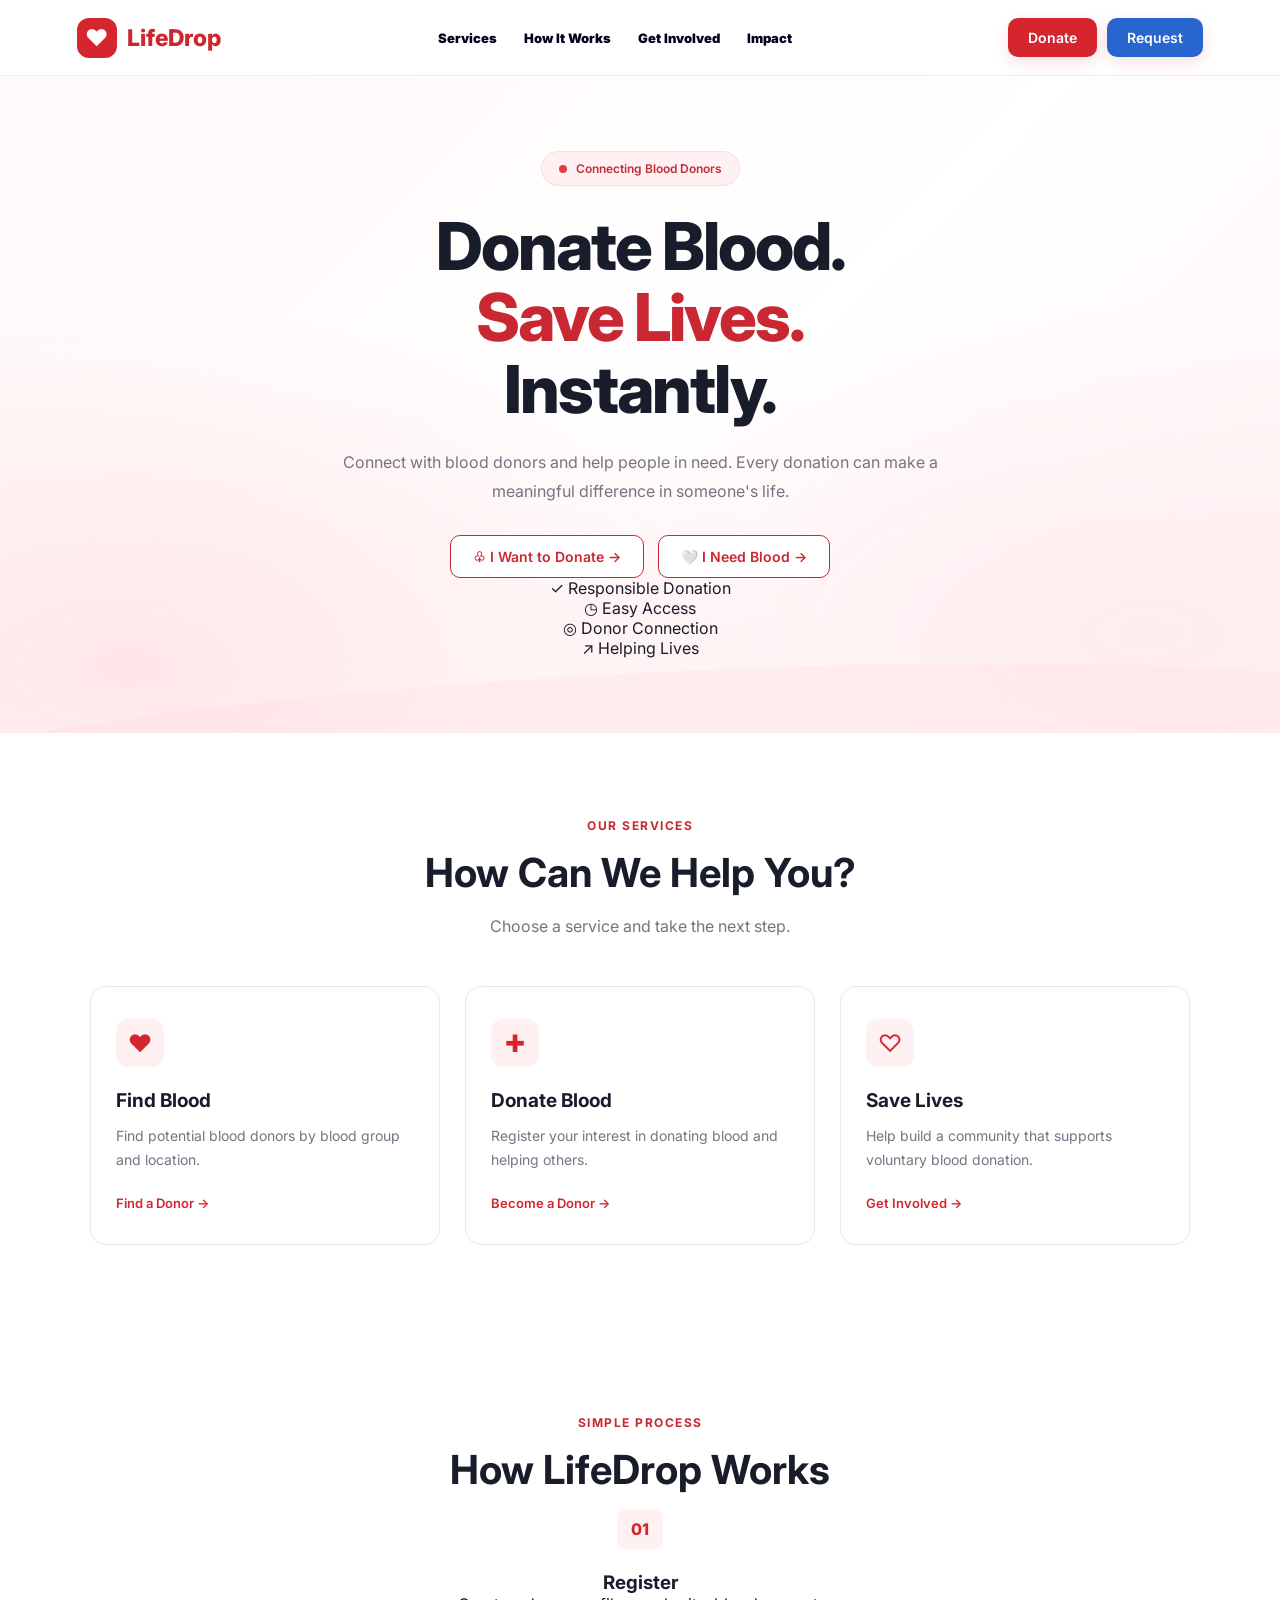
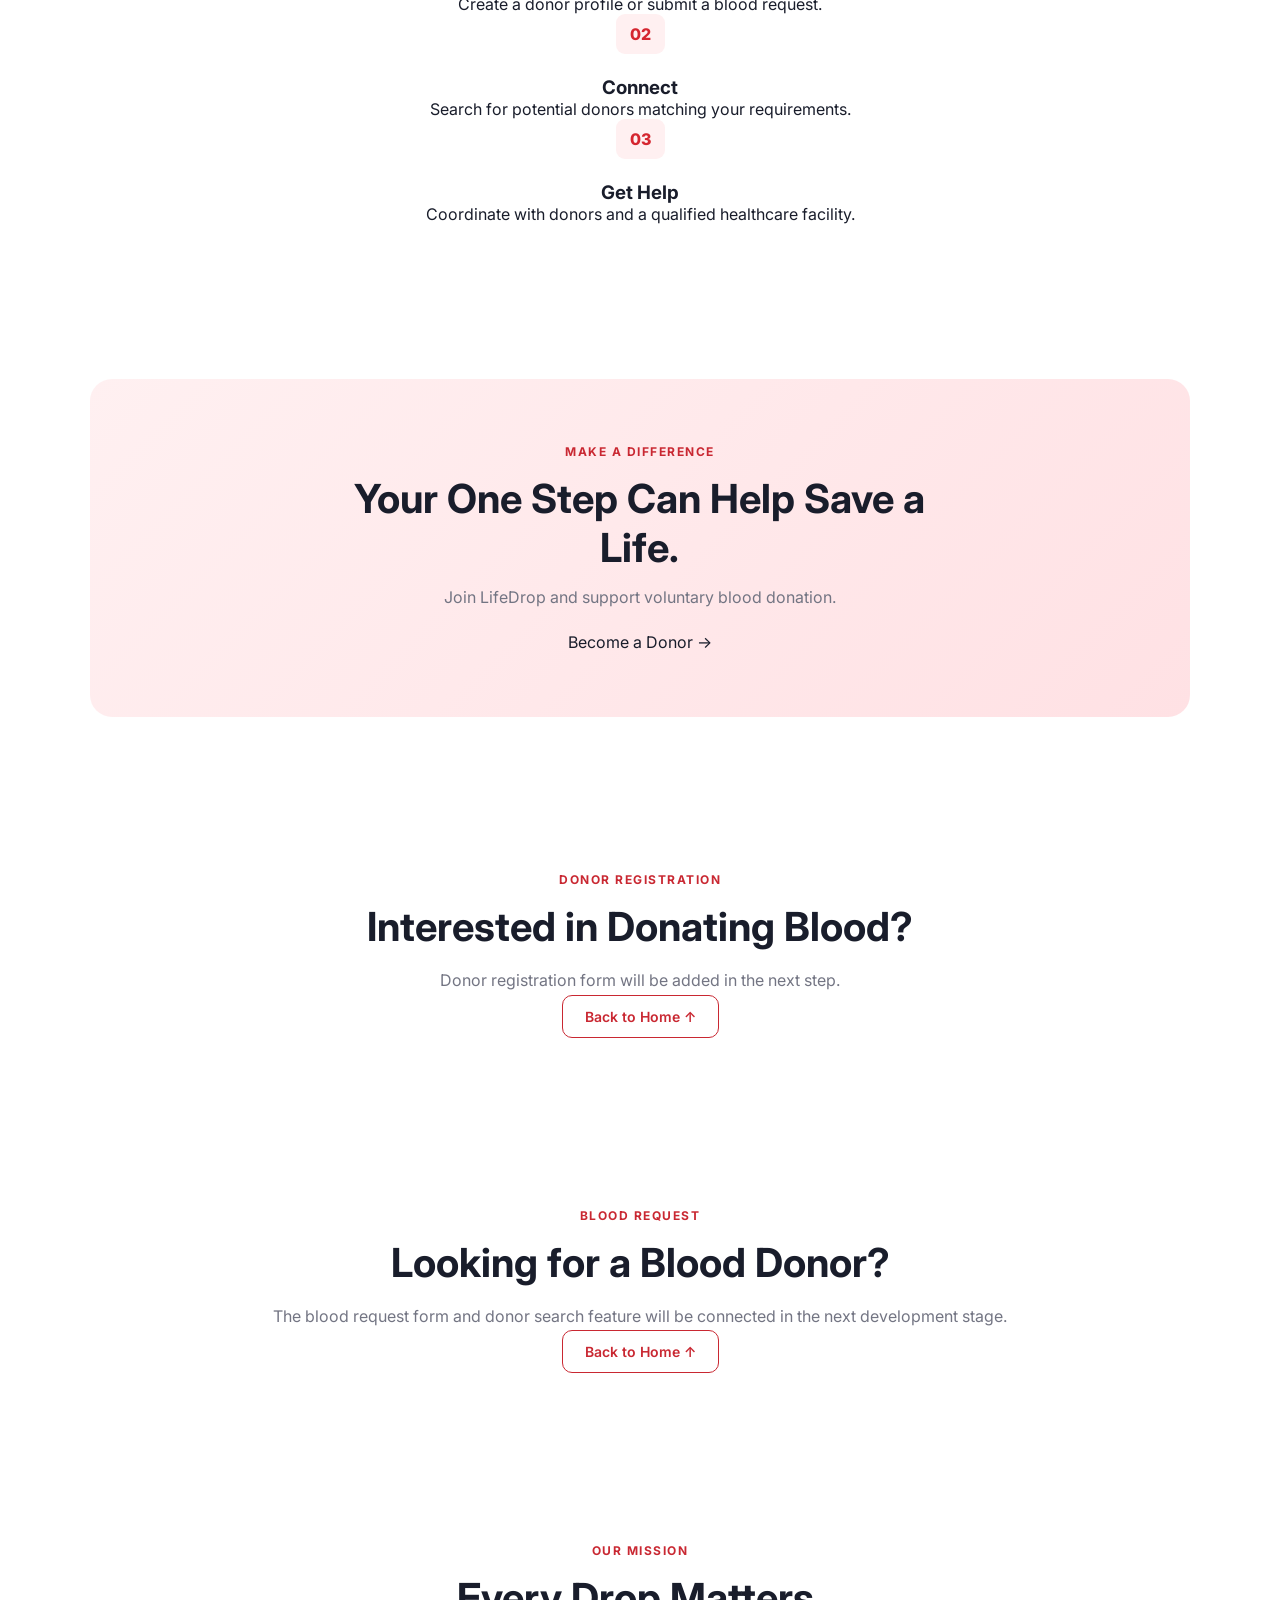
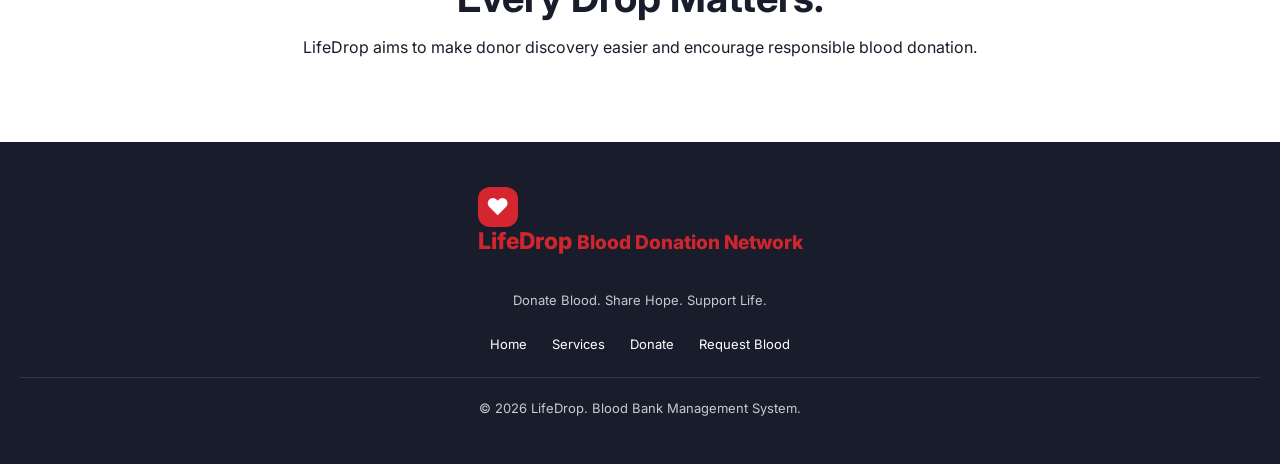
<file: index.html>
<!DOCTYPE html>
<html lang="en">
<head>
    <meta charset="UTF-8">
    <meta name="viewport" content="width=device-width, initial-scale=1.0">

    <title>LifeDrop |Donate Blood, Save Lives</title>

    <meta name="description"
        content="LifeDrop helps connect blood donors with people who need blood donations.">

    <link rel="stylesheet" href="style.css">
</head>

<body>

    <!-- NAVBAR -->
    <header class="navbar">

        <a href="#home" class="logo">
            <span class="logo-icon">♥</span>

            <span class="logo-text">
                LifeDrop
              <!--<small>Blood Donation Network</small>-->
            </span>
        </a>

        <nav class="nav-links">
            <a href="#services">Services</a>
            <a href="#how-it-works">How It Works</a>
            <a href="#get-involved">Get Involved</a>
            <a href="#impact">Impact</a>
        </nav>

        <div class="nav-actions">
            <a href="donor/register.html" class="nav-btn donate-btn">
             Donate

            <a href="donor/Donor-list.html" class="nav-btn request-btn">
                Request
            </a>
        </div>

    </header>


    <!-- HERO SECTION -->
    <main>

        <section class="hero" id="home">

            <div class="hero-content">

                <div class="live-badge">
                    <span class="live-dot"></span>
                    Connecting Blood Donors
                </div>

                <h1>
                    Donate Blood.<br>
                    <span>Save Lives.</span><br>
                    Instantly.
                </h1>

                <p class="description">
                    Connect with blood donors and help people in need.
                    Every donation can make a meaningful difference
                    in someone's life.
                </p>

                <div class="hero-buttons">

                    <a href="donor/register.html" class="secondary-btn">
                       <span>♧</span>
                       I Want to Donate
                       <span>→</span>
                    </a>

                    <a href="donor/Donor-list.html" class="secondary-btn">
                        <span>🤍</span>
                        I Need Blood
                        <span>→</span>
                    </a>

                </div>

                <div class="trust-features">

                    <div class="trust-item">
                        <span class="feature-icon green">✓</span>
                        Responsible Donation
                    </div>

                    <div class="trust-item">
                        <span class="feature-icon blue">◷</span>
                        Easy Access
                    </div>

                    <div class="trust-item">
                        <span class="feature-icon purple">◎</span>
                        Donor Connection
                    </div>

                    <div class="trust-item">
                        <span class="feature-icon orange">↗</span>
                        Helping Lives
                    </div>

                </div>

            </div>

        </section>


        <!-- SERVICES -->
        <section class="services section" id="services">

            <p class="section-label">OUR SERVICES</p>

            <h2>How Can We Help You?</h2>

            <p class="section-description">
                Choose a service and take the next step.
            </p>

            <div class="service-grid">

                <article class="service-card">
                    <div class="service-icon">♥</div>

                    <h3>Find Blood</h3>

                    <p>
                        Find potential blood donors by blood group
                        and location.
                    </p>

                    <a href="#request">Find a Donor →</a>
                </article>

                <article class="service-card">
                    <div class="service-icon">✚</div>

                    <h3>Donate Blood</h3>

                    <p>
                        Register your interest in donating blood
                        and helping others.
                    </p>

                    <a href="#donate">Become a Donor →</a>
                </article>

                <article class="service-card">
                    <div class="service-icon">♡</div>

                    <h3>Save Lives</h3>

                    <p>
                        Help build a community that supports
                        voluntary blood donation.
                    </p>

                    <a href="#get-involved">Get Involved →</a>
                </article>

            </div>

        </section>


        <!-- HOW IT WORKS -->
        <section class="how-it-works section" id="how-it-works">

            <p class="section-label">SIMPLE PROCESS</p>

            <h2>How LifeDrop Works</h2>

            <div class="steps-grid">

                <article class="step-card">
                    <span class="step-number">01</span>
                    <h3>Register</h3>
                    <p>Create a donor profile or submit a blood request.</p>
                </article>

                <article class="step-card">
                    <span class="step-number">02</span>
                    <h3>Connect</h3>
                    <p>Search for potential donors matching your requirements.</p>
                </article>

                <article class="step-card">
                    <span class="step-number">03</span>
                    <h3>Get Help</h3>
                    <p>Coordinate with donors and a qualified healthcare facility.</p>
                </article>

            </div>

        </section>


        <!-- DONATE CALL TO ACTION -->
        <section class="cta-section" id="get-involved">

            <p class="section-label">MAKE A DIFFERENCE</p>

            <h2>Your One Step Can Help Save a Life.</h2>

            <p>
                Join LifeDrop and support voluntary blood donation.
            </p>

            <a >
                Become a Donor →
            </a>

        </section>


        <!-- DONOR REGISTRATION PLACEHOLDER -->
        <section class="form-section section" id="donate">

            <p class="section-label">DONOR REGISTRATION</p>

            <h2>Interested in Donating Blood?</h2>

            <p class="section-description">
                Donor registration form will be added in the next step.
            </p>

            <a href="#home" class="secondary-btn">
                Back to Home ↑
            </a>

        </section>


        <!-- BLOOD REQUEST PLACEHOLDER -->
        <section class="form-section section" id="request">

            <p class="section-label">BLOOD REQUEST</p>

            <h2>Looking for a Blood Donor?</h2>

            <p class="section-description">
                The blood request form and donor search feature
                will be connected in the next development stage.
            </p>

            <a href="#home" class="secondary-btn">
                Back to Home ↑
            </a>

        </section>


        <!-- IMPACT -->
        <section class="impact section" id="impact">

            <p class="section-label">OUR MISSION</p>

            <h2>Every Drop Matters.</h2>

            <p>
                LifeDrop aims to make donor discovery easier and
                encourage responsible blood donation.
            </p>

        </section>

    </main>


    <!-- FOOTER -->
    <footer class="footer">

        <a href="#home" class="logo footer-logo">
            <span class="logo-icon">♥</span>
            
              <span class="logo-text">
                  LifeDrop
                <small>Blood Donation Network</small>
            </span>
        </a>

        <p>Donate Blood. Share Hope. Support Life.</p>

        <div class="footer-links">
            <a href="#home">Home</a>
            <a href="#services">Services</a>
            <a href="#donate">Donate</a>
            <a href="#request">Request Blood</a>
        </div>

        <p class="copyright">
            © 2026 LifeDrop. Blood Bank Management System.
        </p>

    </footer>


    <script src="script.js"></script>

</body>
</html>
</file>
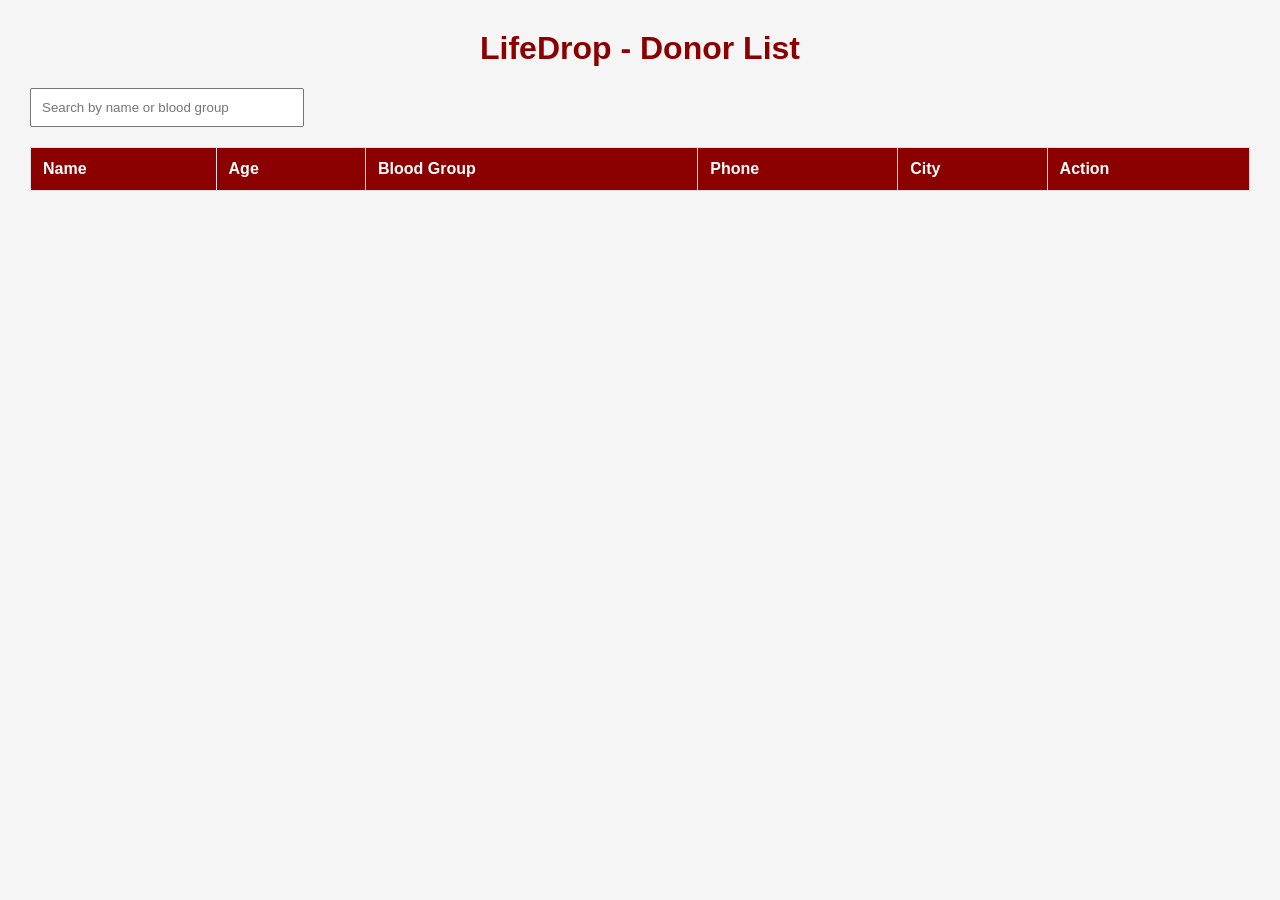
<file: donor/Donor-list.html>
<!DOCTYPE html>
<html lang="en">
<head>
    <meta charset="UTF-8">
    <meta name="viewport" content="width=device-width, initial-scale=1.0">
    <title>LifeDrop - Donor List</title>
    <style>
        body {
            font-family: Arial, sans-serif;
            margin: 30px;
            background: #f5f5f5;
        }

        h1 {
            color: darkred;
            text-align: center;ś
        }

        input {
            padding: 10px;
            width: 250px;
            margin-bottom: 20px;
        }

        table {
            width: 100%;
            border-collapse: collapse;
            background: white;
        }

        th, td {
            padding: 12px;
            border: 1px solid #ddd;
            text-align: left;
        }

        th {
            background: darkred;
            color: white;
        }

        button {
            background: darkred;
            color: white;
            padding: 7px 12px;
            border: none;
            cursor: pointer;
        }
    </style>
</head>

<body>

    <h1>LifeDrop - Donor List</h1>

    <input type="text" id="search"
        placeholder="Search by name or blood group">

    <table>
        <thead>
            <tr>
                <th>Name</th>
                <th>Age</th>
                <th>Blood Group</th>
                <th>Phone</th>
                <th>City</th>
                <th>Action</th>
            </tr>
        </thead>

        <tbody id="donorTable"></tbody>
    </table>

    <script>
        
let donors = JSON.parse(localStorage.getItem("donors")) || [];

function displayDonors(data) {

    const table = document.getElementById("donorTable");

    table.innerHTML = "";

    data.forEach((donor) => {

        let index = donors.indexOf(donor);

        table.innerHTML += `
            <tr>
                <td>${donor.name}</td>
                <td>${donor.age}</td>
                <td>${donor.bloodGroup}</td>
                <td>${donor.phone}</td>
                <td>${donor.city}</td>
                <td>
                    <button onclick="deleteDonor(${index})">
                        Delete
                    </button>
                </td>
            </tr>
        `;
    });
}

function deleteDonor(index) {

    if (confirm("Are you sure you want to delete?")) {

        donors.splice(index, 1);

        localStorage.setItem("donors", JSON.stringify(donors));

        displayDonors(donors);
    }
}

document.getElementById("search").addEventListener("input", function () {

    let value = this.value.toLowerCase();

    let filtered = donors.filter(donor =>
        donor.name.toLowerCase().includes(value) ||
        donor.bloodGroup.toLowerCase().includes(value)
    );

    displayDonors(filtered);
});

displayDonors(donors);

    </script>

</body>
</html>
</file>
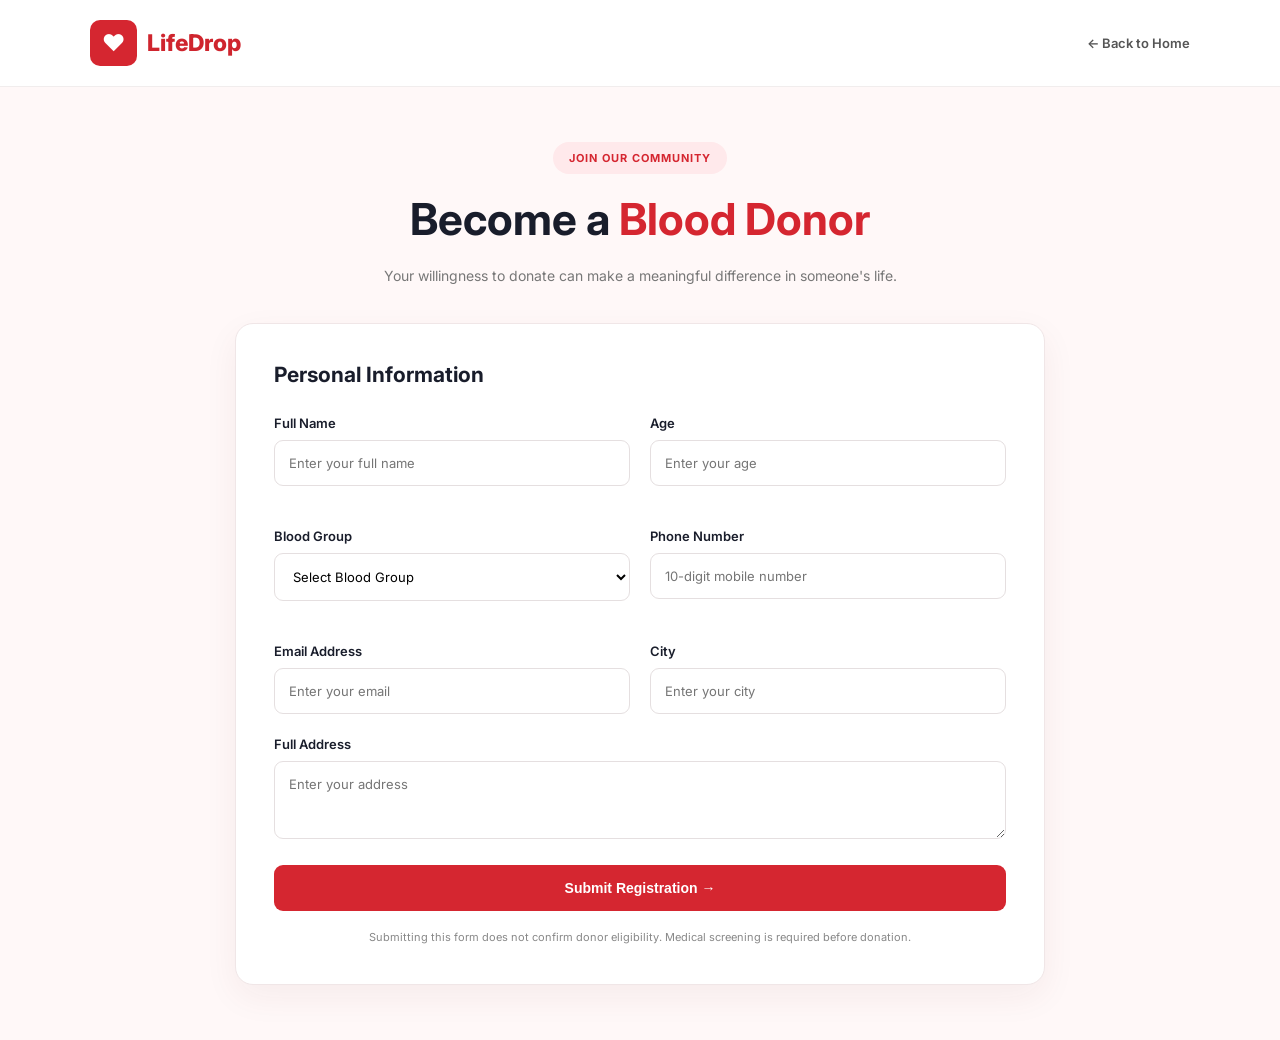
<file: donor/register.html>
<!DOCTYPE html>
<html lang="en">

<head>
    <meta charset="UTF-8">
    <meta name="viewport" content="width=device-width, initial-scale=1.0">

    <title>Donor Registration | LifeDrop</title>

    <link rel="stylesheet" href="donor.css">
</head>

<body>

    <!-- HEADER -->

    <header class="register-header">

        <a href="../index.html" class="logo">
            <span class="logo-icon">♥</span>
            LifeDrop
        </a>

        <a href="../index.html" class="back-link">
            ← Back to Home
        </a>

    </header>


    <!-- REGISTRATION PAGE -->

    <main class="register-container">

        <div class="register-heading">

            <span class="form-tag">JOIN OUR COMMUNITY</span>

            <h1>Become a <span>Blood Donor</span></h1>

            <p>
                Your willingness to donate can make a meaningful
                difference in someone's life.
            </p>

        </div>


        <!-- FORM -->

        <form id="donorForm" class="donor-form">

            <h2>Personal Information</h2>

            <div class="form-grid">

                <div class="form-group">
                    <label for="fullName">Full Name</label>
                    <input type="text" id="fullName"
                        placeholder="Enter your full name" required>
                </div>

                <div class="form-group">
                    <label for="age">Age</label>
                    <input type="number" id="age"
                        placeholder="Enter your age"
                        min="18" max="65" required>
                </div>

                <div class="form-group">
                    <label for="bloodGroup">Blood Group</label>

                    <select id="bloodGroup" required>
                        <option value="">Select Blood Group</option>
                        <option>A+</option>
                        <option>A-</option>
                        <option>B+</option>
                        <option>B-</option>
                        <option>AB+</option>
                        <option>AB-</option>
                        <option>O+</option>
                        <option>O-</option>
                    </select>
                </div>

                <div class="form-group">
                    <label for="phone">Phone Number</label>
                    <input type="tel" id="phone"
                        placeholder="10-digit mobile number"
                        pattern="[0-9]{10}" required>
                </div>

                <div class="form-group">
                    <label for="email">Email Address</label>
                    <input type="email" id="email"
                        placeholder="Enter your email" required>
                </div>

                <div class="form-group">
                    <label for="city">City</label>
                    <input type="text" id="city"
                        placeholder="Enter your city" required>
                </div>

            </div>

            <div class="form-group">
                <label for="address">Full Address</label>
                <textarea id="address"
                    placeholder="Enter your address"
                    rows="3" required></textarea>
            </div>

            <button type="submit" class="register-btn">
                Submit Registration →
            </button>

            <p class="form-note">
                Submitting this form does not confirm donor eligibility.
                Medical screening is required before donation.
            </p>

        </form>

    </main>


    <script src="donor.js"></script>

</body>
</html>
</file>
<file: style.css>
@import url('https://fonts.googleapis.com/css2?family=Inter:wght@400;500;600;700;800&display=swap');

* {
    margin: 0;
    padding: 0;
    box-sizing: border-box;
}

html {
    scroll-behavior: smooth;
}

body {
    font-family: 'Inter', Arial, sans-serif;
    color: #191d2b;
    background: #ffffff;
}

/* NAVBAR */

.navbar {
    min-height: 76px;
    padding: 16px 6%;
    display: flex;
    align-items: center;
    justify-content: space-between;
    gap: 20px;
    background: rgba(255, 255, 255, 0.96);
    border-bottom: 1px solid #f1eded;
}

.logo {
    text-decoration: none;
    color: #cf252e;
    font-size: 23px;
    font-weight: 800;
    white-space: nowrap;
}

nav {
    display: flex;
    align-items: center;
    gap: 27px;
}

nav a {
    text-decoration: none;
    color: #01011e;
    font-size: 50px;
    font-weight: 1000;
    transition: color 0.3s;
}

nav a:hover {
    color: #cf252e;
}

.nav-btn,
.primary-btn {
    display: inline-block;
    text-decoration: none;
    background: #d52630;
    color: #ffffff;
    padding: 13px 22px;
    border-radius: 10px;
    font-size: 14px;
    font-weight: 600;
    box-shadow: 0 5px 15px rgba(213, 38, 48, 0.15);
    transition: 0.3s;
}

.nav-btn:hover,
.primary-btn:hover {
    background: #ad1823;
    transform: translateY(-2px);
}

/* HERO SECTION */

.hero {
    min-height: 590px;
    padding: 75px 7%;
    display: flex;
    align-items: center;
    justify-content: center;
    text-align: center;
    overflow: hidden;
    position: relative;
    background:
        radial-gradient(ellipse at 10% 90%,
        #ffe6e8 0%, transparent 43%),
        radial-gradient(ellipse at 90% 85%,
        #ffedef 0%, transparent 42%),
        linear-gradient(135deg, #fff8f8, #ffffff 55%, #fff5f6);
}

.hero::before {
    content: "";
    position: absolute;
    width: 120%;
    height: 150px;
    left: -10%;
    bottom: -90px;
    border-radius: 50% 50% 0 0;
    background: rgba(255, 220, 224, 0.35);
    transform: rotate(-3deg);
}

.hero-content {
    max-width: 800px;
    position: relative;
    z-index: 1;
}

.tagline {
    display: inline-block;
    color: #c72a34;
    background: #fff0f1;
    border: 1px solid #f7dfe1;
    border-radius: 30px;
    padding: 9px 17px;
    margin-bottom: 25px;
    font-size: 12px;
    font-weight: 600;
    letter-spacing: 0.5px;
}

.hero h1 {
    font-size: clamp(40px, 6vw, 66px);
    line-height: 1.08;
    letter-spacing: -2px;
    font-weight: 800;
    margin-bottom: 23px;
}

.hero h1 span,
.about h2 span {
    color: #c92832;
}

.description {
    max-width: 620px;
    margin: 0 auto;
    color: #737583;
    font-size: 16px;
    line-height: 1.8;
}

.hero-buttons {
    display: flex;
    align-items: center;
    justify-content: center;
    flex-wrap: wrap;
    gap: 14px;
    margin-top: 30px;
}

.secondary-btn {
    display: inline-block;
    text-decoration: none;
    background: #ffffff;
    color: #c92832;
    border: 1px solid #c92832;
    padding: 12px 22px;
    border-radius: 10px;
    font-size: 14px;
    font-weight: 600;
    transition: 0.3s;
}

.secondary-btn:hover {
    background: #fff0f1;
}

/* HIDE THE OLD EMOJI PANEL */

.hero-visual {
    display: none;
}

/* ABOUT SECTION */

.about {
    padding: 85px 7%;
    text-align: center;
    background: #ffffff;
}

.about h2 {
    font-size: clamp(30px, 4vw, 43px);
    margin-bottom: 18px;
    letter-spacing: -1px;
}

.about > p:last-child {
    max-width: 650px;
    margin: 0 auto;
    color: #737583;
    line-height: 1.8;
}

/* DONATION CALL TO ACTION */

.donate {
    margin: 25px auto 70px;
    width: 86%;
    padding: 55px 20px;
    border-radius: 22px;
    text-align: center;
    background: #fff1f2;
}

.donate h2 {
    font-size: clamp(25px, 4vw, 36px);
    margin-bottom: 14px;
}

.donate p {
    color: #737583;
    margin-bottom: 25px;
    line-height: 1.7;
}

/* FOOTER */

footer {
    padding: 35px 20px;
    background: #191d2b;
    color: #ffffff;
    text-align: center;
}

footer .logo {
    display: inline-block;
    margin-bottom: 15px;
}

footer p {
    margin-top: 10px;
    color: #c8c9d0;
    font-size: 13px;
    line-height: 1.6;
}

/* MOBILE RESPONSIVE */

@media (max-width: 768px) {
    .navbar {
        padding: 16px 5%;
        flex-wrap: wrap;
    }

    nav {
        order: 3;
        width: 100%;
        justify-content: center;
        flex-wrap: wrap;
        gap: 15px;
    }

    nav a {
        font-size: 12px;
    }

    .nav-btn {
        padding: 10px 13px;
        font-size: 12px;
    }

    .logo {
        font-size: 21px;
    }

    .hero {
        min-height: 530px;
        padding: 65px 6%;
    }

    .hero h1 {
        letter-spacing: -1px;
    }

    .description {
        font-size: 14px;
    }

    .about {
        padding: 65px 7%;
    }

    .donate {
        width: 90%;
        padding: 40px 18px;
    }
}

@media (max-width: 380px) {
    .hero-buttons {
        flex-direction: column;
    }

    .hero-buttons a {
        width: 100%;
        max-width: 260px;
    }
}

/* =================================
   LIFEDROP - ADDITIONAL STYLING
================================= */

/* LOGO */

.logo {
    display: flex;
    align-items: center;
    gap: 10px;
}

.logo-icon {
    width: 40px;
    height: 40px;
    display: flex;
    align-items: center;
    justify-content: center;
    background: #d52630;
    color: white;
    border-radius: 12px;
    font-size: 23px;
}

.logo-name {
    display: flex;
    flex-direction: column;
}

.logo-name small {
    font-size: 9px;
    font-weight: 500;
    color: #777;
    margin-top: 3px;
}

/* NAVIGATION */

.nav-links a {
    font-size: 13px;
}

.nav-actions {
    display: flex;
    gap: 10px;
    align-items: center;
}

.nav-btn {
    padding: 11px 20px;
}

.donate-btn {
    background: #d52630;
}

.request-btn {
    background: #2865cf;
}

.request-btn:hover {
    background: #174ba5;
}

/* HERO BADGE */

.live-badge {
    display: inline-flex;
    align-items: center;
    gap: 9px;
    padding: 9px 17px;
    border: 1px solid #f3dfe1;
    background: #fff1f2;
    color: #bd303a;
    border-radius: 30px;
    font-size: 12px;
    font-weight: 600;
    margin-bottom: 25px;
}

.live-dot {
    width: 8px;
    height: 8px;
    background: #e23b48;
    border-radius: 50%;
}

/* HERO HEADING */

.hero h1 span {
    color: #c92832;
}

.hero-description {
    max-width: 620px;
    margin: 0 auto;
    color: #737583;
    font-size: 16px;
    line-height: 1.8;
}

/* BUTTONS */

.btn {
    display: inline-flex;
    align-items: center;
    justify-content: center;
    gap: 5px;
    text-decoration: none;
    padding: 13px 22px;
    border-radius: 10px;
    font-size: 14px;
    font-weight: 600;
    transition: 0.3s;
}

.btn-red {
    background: #d52630;
    color: white;
}

.btn-red:hover {
    background: #ad1823;
    transform: translateY(-3px);
}

.btn-blue {
    background: #2865cf;
    color: white;
}

.btn-outline {
    background: white;
    color: #c92832;
    border: 1px solid #c92832;
}

.btn-outline:hover {
    background: #fff0f1;
    transform: translateY(-3px);
}

/* HERO FEATURES */

.hero-features {
    display: flex;
    justify-content: center;
    align-items: center;
    flex-wrap: wrap;
    gap: 25px;
    margin-top: 38px;
    color: #737583;
    font-size: 11px;
}

.hero-features span {
    white-space: nowrap;
}

/* GENERAL SECTIONS */

.section {
    padding: 85px 7%;
    text-align: center;
}

.section-label {
    color: #c92832;
    font-size: 12px;
    font-weight: 700;
    letter-spacing: 1.5px;
    margin-bottom: 15px;
}

.section h2 {
    font-size: clamp(28px, 4vw, 40px);
    margin-bottom: 15px;
}

.section-description {
    color: #737583;
    line-height: 1.8;
}

/* SERVICES */

.services {
    background: #ffffff;
}

.service-grid,
.process-grid {
    display: grid;
    grid-template-columns: repeat(3, 1fr);
    gap: 25px;
    margin-top: 45px;
}

.service-card,
.process-card {
    padding: 32px 25px;
    background: #ffffff;
    border: 1px solid #f0e6e7;
    border-radius: 16px;
    text-align: left;
    transition: 0.3s;
}

.service-card:hover,
.process-card:hover {
    transform: translateY(-7px);
    box-shadow: 0 12px 30px rgba(100, 30, 40, 0.08);
}

.service-icon {
    width: 48px;
    height: 48px;
    display: flex;
    align-items: center;
    justify-content: center;
    background: #fff0f1;
    color: #d52630;
    border-radius: 12px;
    font-size: 24px;
    margin-bottom: 22px;
}

.service-card h3,
.process-card h3 {
    font-size: 19px;
    margin-bottom: 12px;
}

.service-card p,
.process-card p {
    color: #737583;
    font-size: 14px;
    line-height: 1.7;
    margin-bottom: 20px;
}

.service-card a {
    text-decoration: none;
    color: #d52630;
    font-weight: 600;
    font-size: 13px;
}

/* HOW IT WORKS */

.process-section {
    background: #fff8f8;
}

.process-card {
    background: white;
}

.step-number {
    display: inline-block;
    color: #d52630;
    background: #fff0f1;
    padding: 10px 14px;
    border-radius: 9px;
    font-weight: 800;
    margin-bottom: 22px;
}

/* CALL TO ACTION */

.cta-section {
    margin: 70px auto;
    width: 86%;
    padding: 65px 25px;
    border-radius: 22px;
    text-align: center;
    background: linear-gradient(135deg, #fff0f1, #ffe1e4);
}

.cta-section h2 {
    font-size: clamp(27px, 4vw, 40px);
    max-width: 650px;
    margin: 15px auto;
}

.cta-section p:not(.section-label) {
    color: #737583;
    margin-bottom: 25px;
}

/* FORM PLACEHOLDERS */

.form-placeholder {
    background: #ffffff;
}

.form-placeholder .section-description {
    margin-bottom: 25px;
}

/* IMPACT */

.impact-section {
    background: #fff8f8;
}

/* FOOTER */

.footer {
    padding: 45px 20px;
    background: #191d2b;
    color: white;
    text-align: center;
}

.footer .logo {
    justify-content: center;
    margin-bottom: 20px;
}

.footer .logo-name small {
    color: #c8c9d0;
}

.footer > p {
    margin-top: 15px;
    color: #c8c9d0;
    font-size: 13px;
}

.footer-links {
    display: flex;
    justify-content: center;
    flex-wrap: wrap;
    gap: 25px;
    margin: 25px 0;
}

.footer-links a {
    color: white;
    text-decoration: none;
    font-size: 13px;
}

.footer-links a:hover {
    color: #ff8d94;
}

.footer .copyright {
    border-top: 1px solid #343847;
    padding-top: 20px;
}

/* RESPONSIVE DESIGN */

@media (max-width: 900px) {

    .navbar {
        flex-wrap: wrap;
    }

    .service-grid,
    .process-grid {
        grid-template-columns: repeat(2, 1fr);
    }

}

@media (max-width: 600px) {

    .navbar {
        gap: 15px;
    }

    .nav-links {
        order: 3;
        width: 100%;
        justify-content: center;
        flex-wrap: wrap;
        gap: 15px;
    }

    .nav-actions {
        gap: 7px;
    }

    .nav-btn {
        padding: 9px 12px;
        font-size: 12px;
    }

    .hero {
        min-height: 530px;
        padding: 65px 5%;
    }

    .hero h1 {
        font-size: 43px;
    }

    .hero-description {
        font-size: 14px;
    }

    .hero-features {
        gap: 15px;
    }

    .service-grid,
    .process-grid {
        grid-template-columns: 1fr;
    }

    .section {
        padding: 65px 6%;
    }

    .cta-section {
        width: 90%;
        padding: 45px 18px;
    }

}

/* NAVBAR SCROLL EFFECT */

.navbar.scrolled {
    position: sticky;
    top: 0;
    z-index: 1000;
    box-shadow: 0 4px 20px rgba(0, 0, 0, 0.08);
}


/* SECTION ANIMATION */

.reveal {
    opacity: 0;
    transform: translateY(35px);
    transition: opacity 0.7s ease, transform 0.7s ease;
}

.reveal.visible {
    opacity: 1;
    transform: translateY(0);
}


/* BACK TO TOP BUTTON */

.back-to-top {
    position: fixed;
    right: 25px;
    bottom: 25px;
    width: 45px;
    height: 45px;
    border: none;
    border-radius: 50%;
    background: #d52630;
    color: white;
    font-size: 25px;
    cursor: pointer;
    opacity: 0;
    visibility: hidden;
    transform: translateY(15px);
    transition: 0.3s;
    z-index: 999;
}

.back-to-top.show {
    opacity: 1;
    visibility: visible;
    transform: translateY(0);
}

.back-to-top:hover {
    background: #ad1823;
}

/* I NEED BLOOD BUTTON */

.need-blood-btn {
    background: #8b0000;
    color: #ffffff;
    border: 1px solid #8b0000;
}

.need-blood-btn:hover {
    background: #650000;
    border-color: #650000;
    color: #ffffff;
}
</file>
<file: donor/donor.css>
@import url('https://fonts.googleapis.com/css2?family=Inter:wght@400;500;600;700;800&display=swap');

* {
    margin: 0;
    padding: 0;
    box-sizing: border-box;
}

body {
    font-family: 'Inter', Arial, sans-serif;
    background: #fff8f8;
    color: #191d2b;
}

/* HEADER */

.register-header {
    display: flex;
    justify-content: space-between;
    align-items: center;
    padding: 20px 7%;
    background: white;
    border-bottom: 1px solid #f1eded;
}

.logo {
    display: flex;
    align-items: center;
    gap: 10px;
    color: #cf252e;
    text-decoration: none;
    font-size: 23px;
    font-weight: 800;
}

.logo-icon {
    background: #d52630;
    color: white;
    padding: 9px 12px;
    border-radius: 10px;
}

.back-link {
    color: #555;
    text-decoration: none;
    font-size: 13px;
    font-weight: 600;
}

/* MAIN CONTAINER */

.register-container {
    max-width: 850px;
    margin: 55px auto;
    padding: 0 20px;
}

/* HEADING */

.register-heading {
    text-align: center;
    margin-bottom: 35px;
}

.form-tag {
    display: inline-block;
    color: #d52630;
    background: #ffe9eb;
    padding: 9px 16px;
    border-radius: 30px;
    font-size: 11px;
    font-weight: 700;
    letter-spacing: 1px;
}

.register-heading h1 {
    font-size: clamp(30px, 5vw, 44px);
    margin: 18px 0;
}

.register-heading h1 span {
    color: #d52630;
}

.register-heading p {
    color: #777;
    font-size: 14px;
    line-height: 1.7;
}

/* FORM */

.donor-form {
    background: white;
    padding: 38px;
    border-radius: 18px;
    border: 1px solid #f0e6e7;
    box-shadow: 0 12px 35px rgba(100, 30, 40, 0.06);
}

.donor-form h2 {
    font-size: 21px;
    margin-bottom: 28px;
}

.form-grid {
    display: grid;
    grid-template-columns: 1fr 1fr;
    gap: 20px;
}

.form-group {
    margin-bottom: 22px;
}

.form-group label {
    display: block;
    margin-bottom: 9px;
    font-size: 13px;
    font-weight: 600;
}

.form-group input,
.form-group select,
.form-group textarea {
    width: 100%;
    padding: 14px;
    border: 1px solid #e5dfe0;
    border-radius: 9px;
    font-family: inherit;
    font-size: 13px;
    outline: none;
    background: white;
}

.form-group input:focus,
.form-group select:focus,
.form-group textarea:focus {
    border-color: #d52630;
    box-shadow: 0 0 0 3px rgba(213, 38, 48, 0.08);
}

.form-group textarea {
    resize: vertical;
}

.register-btn {
    width: 100%;
    padding: 15px;
    border: none;
    border-radius: 9px;
    background: #d52630;
    color: white;
    font-size: 14px;
    font-weight: 700;
    cursor: pointer;
    transition: 0.3s;
}

.register-btn:hover {
    background: #ad1823;
    transform: translateY(-2px);
}

.form-note {
    margin-top: 18px;
    text-align: center;
    color: #888;
    font-size: 11px;
    line-height: 1.6;
}

/* MOBILE */

@media (max-width: 600px) {

    .register-header {
        padding: 17px 5%;
    }

    .register-container {
        margin: 35px auto;
    }

    .donor-form {
        padding: 23px;
    }

    .form-grid {
        grid-template-columns: 1fr;
        gap: 0;
    }

}
</file>
